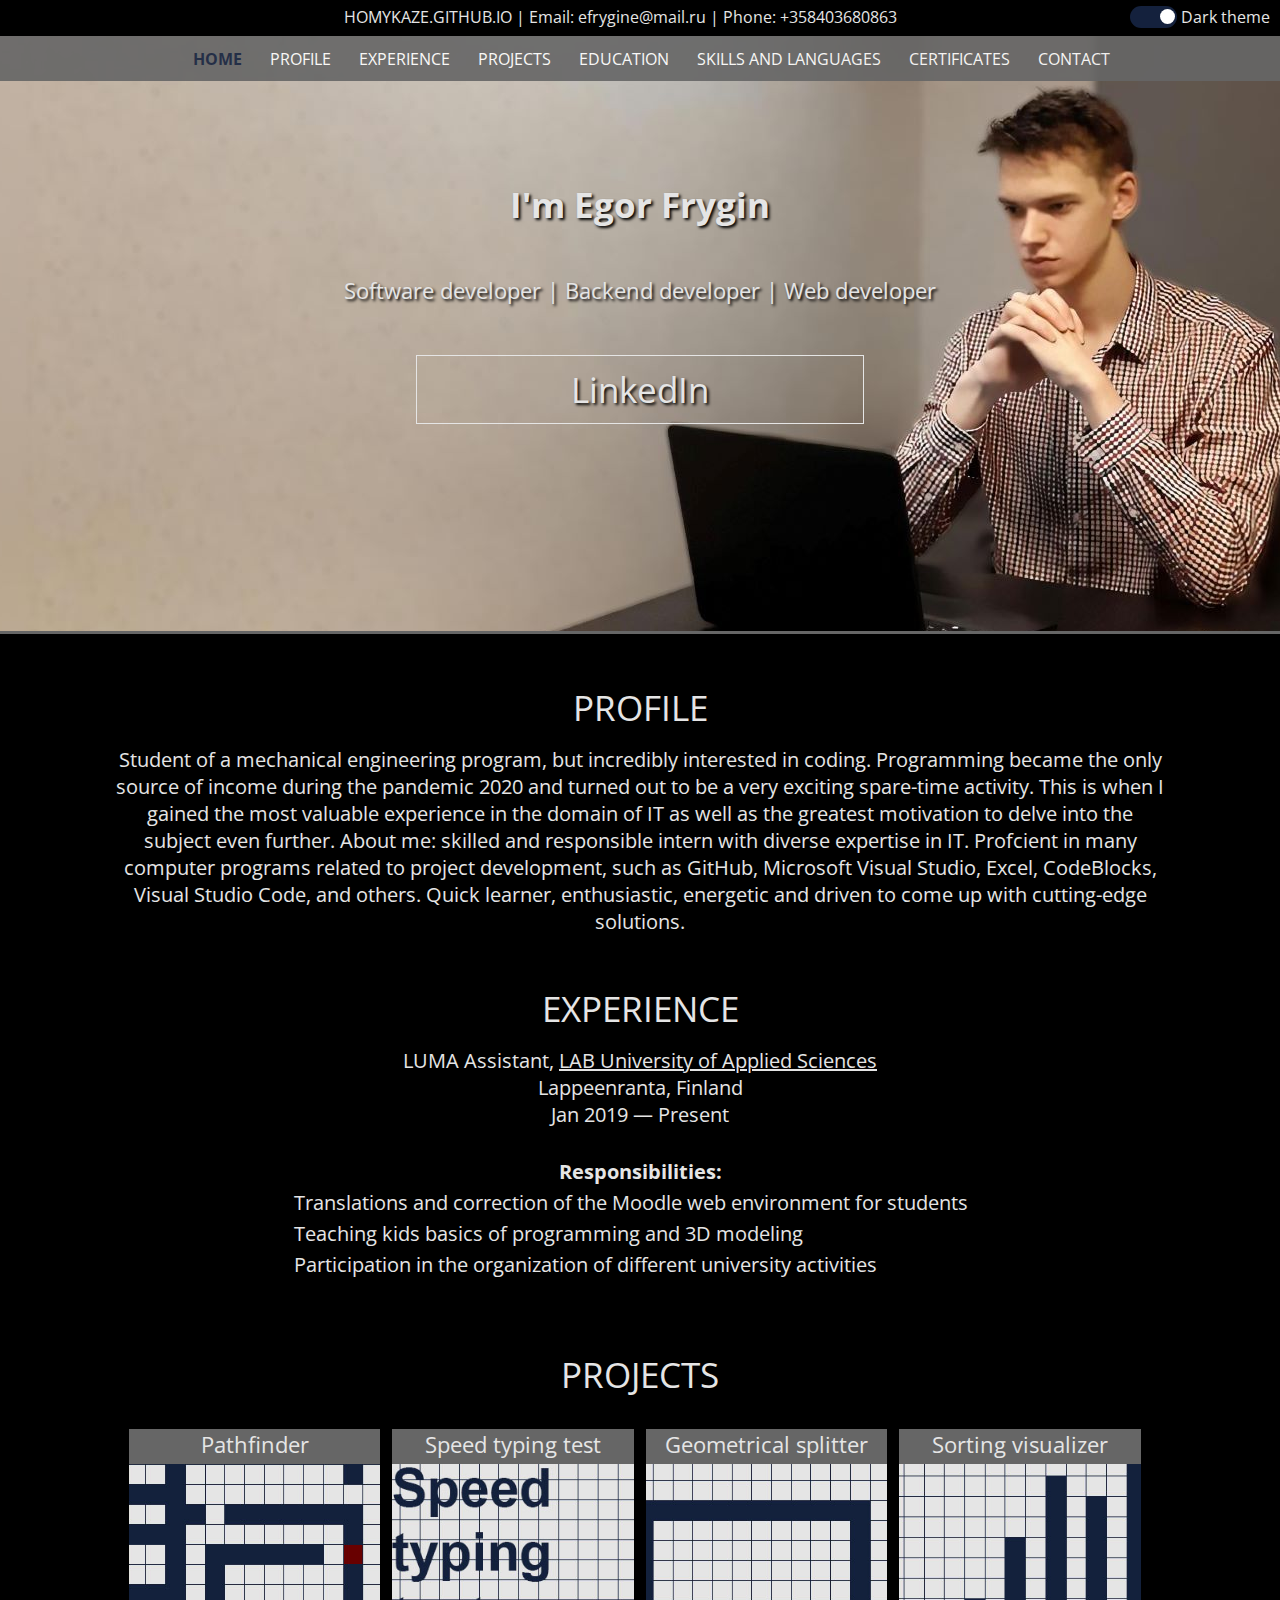
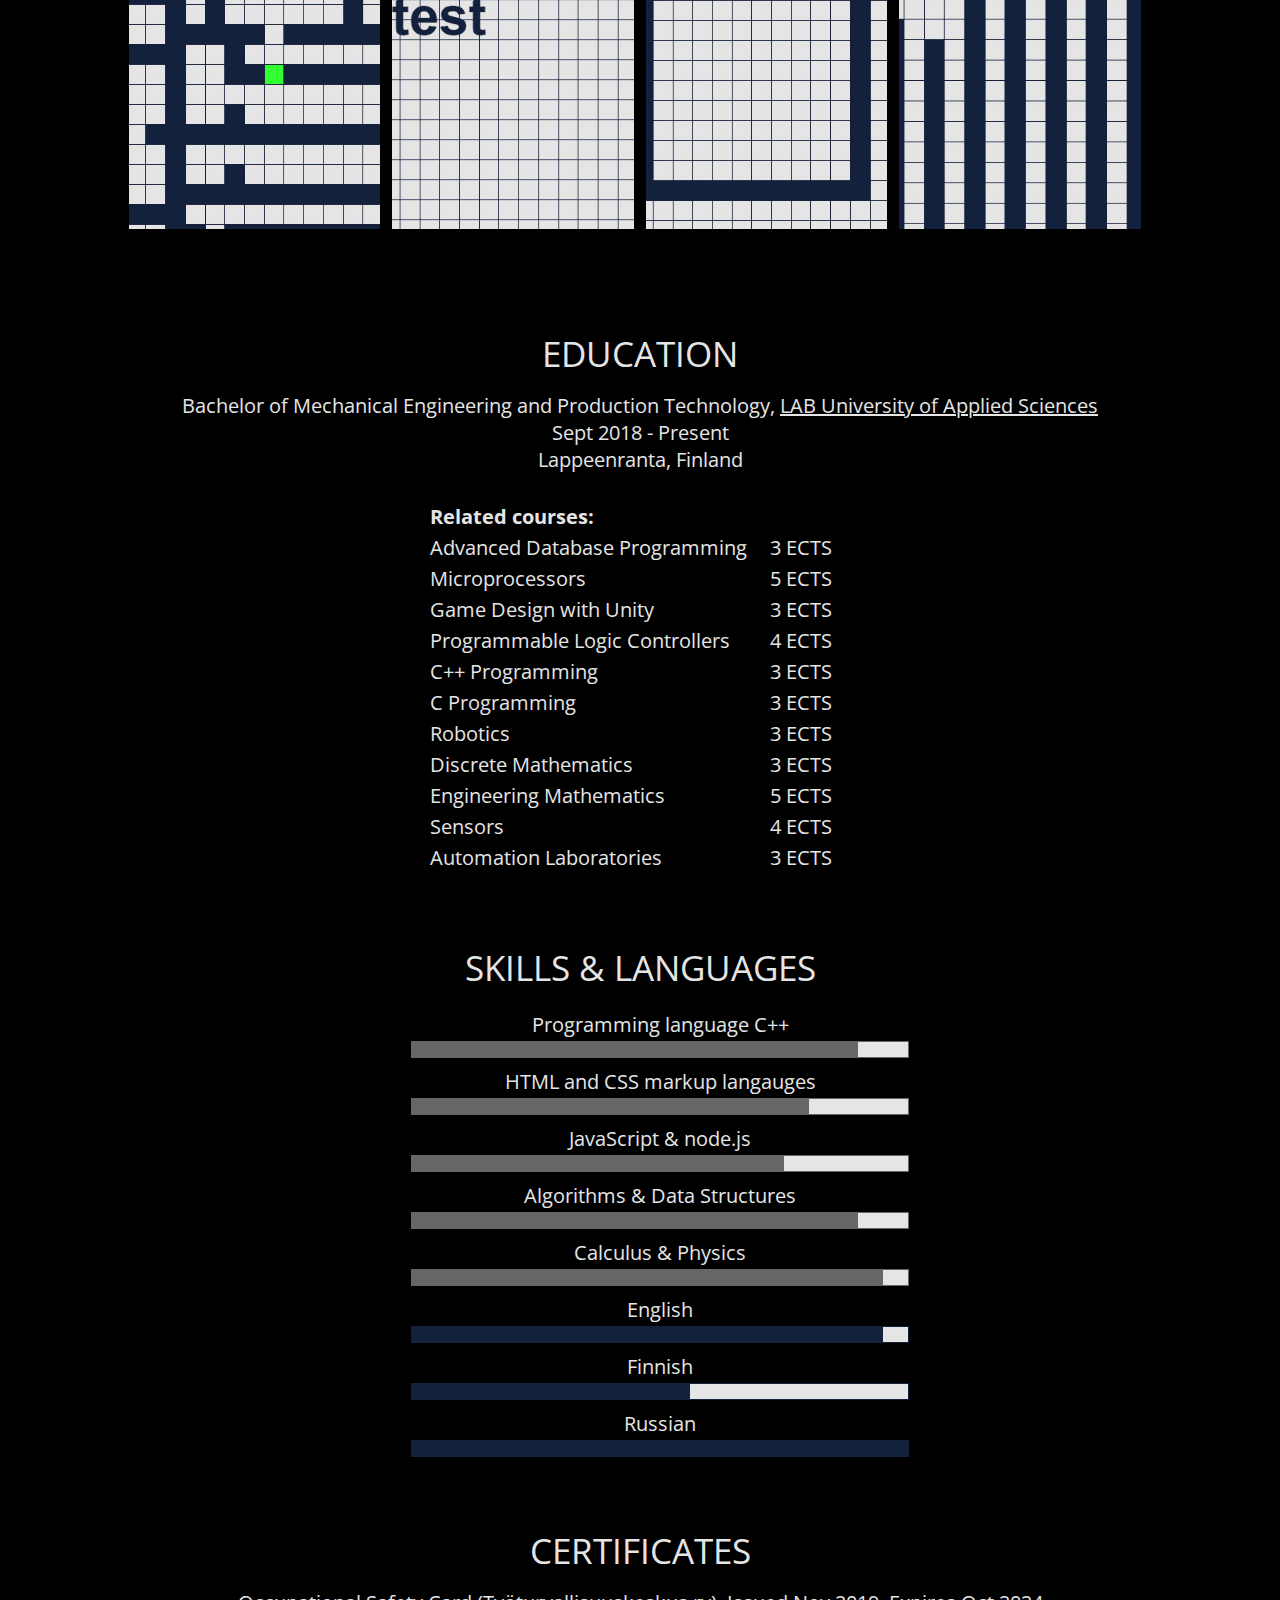
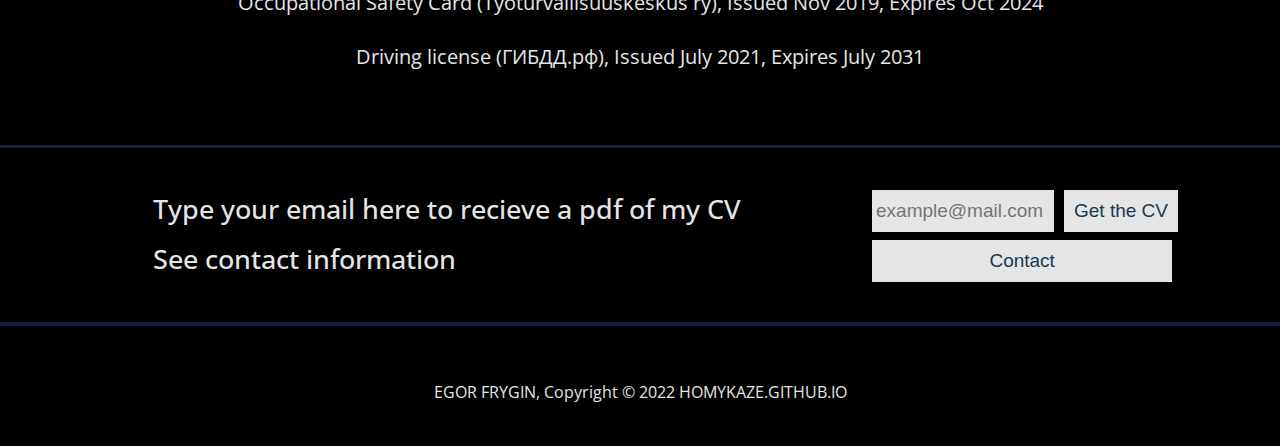
<file: index.html>
<!DOCTYPE html>
<html>

	<head>
		<title>Egor Frygin | Full Stack Developer</title>
		<link rel="stylesheet" type="text/css" href="CSS/styles.css">
		<link rel="shortcut icon" type="image/png" href="Images/logo.jpg">
		<link href="https://fonts.googleapis.com/css?family=Open+Sans&display=swap" rel="stylesheet">
		<meta charset="utf-8">
		<meta name = "viewport" content = "width=device-width">
		<meta name = "description" content = "Software developer">
		<meta name = "author" content = "Egor Frygin">
		<meta name = "keywords" content = "Software developer, Web developer, Software Engineer, Mechanical Engineer, Egor Frygin, Efrygin">
	</head>

<body id="change_theme_body" class = "bodydark">

<!--same on each page-->
		<section class = "preheader">
			HOMYKAZE.GITHUB.IO | <span class = "contact1" onclick = "on()">Email: efrygine@mail.ru | Phone: +358403680863</span>
			<div class = "theme">
				<label class="switch">
					<input type="checkbox" checked onclick = "switch_theme()">
					<span class="slider round"></span>
				</label>
				Dark theme
			</div>
		</section>
		<div class = "imaging">
			<header>
				<div class = "heading">
					<nav>
						<ul>
							<li><a href="index.html"><span class = "current">Home</span></a></li>
							<li><a href="#profile">Profile</a></li>
							<li><a href="#experience">Experience</a></li>
							<li><a href="#projects">Projects</a></li>
							<li><a href="#education">Education</a></li>
                            <li><a href="#skills">Skills and Languages</a></li>
                            <li><a href="#certificates">Certificates</a></li>
							<li><a href="#contact">Contact</a></li>
						</ul>
					</nav>
			</header>
<!--same on each page-->

			<section class = "showcase">
				<div class = "container">
					<h1>I'm Egor Frygin</h1>
					<p>
						Software developer | Backend developer | Web developer
					</p>
					<div class = "linkedin"><a class = "lab" href = "https://www.linkedin.com/in/egor-frygin-a8324817a" target="_blank">LinkedIn</a></div>
				</div>
			</section>
		</div>

<!--PROFESSIONAL-->
        <section class = "start" id="profile">
            <p class = "big" id="change_theme_big">PROFILE</p>
            <p id="change_theme_small" class = "small">
                Student of a mechanical engineering program, but incredibly interested in coding. 
                Programming became the only source of income during the pandemic 2020 and turned out to be a very exciting spare-time activity.
                This is when I gained the most valuable experience in the domain of IT as well as the greatest motivation 
                to delve into the subject even further. About me:
                skilled and responsible intern with diverse expertise in IT. Profcient
                in many computer programs related to project development, such
                as GitHub, Microsoft Visual Studio, Excel, CodeBlocks, Visual Studio Code, and others.
                Quick learner, enthusiastic, energetic and driven to come up with
                cutting-edge solutions.
            </p>
        </section>
<!--PROFESSIONAL-->

<!--EXPERIENCE-->
<section class = "experience" id="experience">
		<p class = "big" id="change_theme_big_exp">EXPERIENCE</p>
        <p id="change_theme_small_exp" class = "small">
                LUMA Assistant, <a href = "https://www.lab.fi/en" target="_blank">LAB University of Applied Sciences</a> <br>
                Lappeenranta, Finland <br>
				Jan 2019 — Present <br>
				<br>
				<table class = "expert" id="change_theme_work">
                <th class = "responsibilities">Responsibilities:</th>
					<tr>
						<td>Translations and correction of the Moodle web environment for students</td>
					</td>
					<tr>
						<td>Teaching kids basics of programming and 3D modeling</td>
					</td>
					<tr>
						<td>Participation in the organization of different university activities</td>
					</td>
				</table>
        </p>
    </section>
<!--EXPERIENCE-->

<!--PROJECTS-->
<section id = "projects">
        <p class = "big" id="change_theme_big_pro">PROJECTS</p>
</section>

		<section class = "boxes">
				<div class = "first">
					<abbr title="Implementation of a pathfinding algorithm with several features with JavaScript">
						<a href = "project1.html">
							<div class = "inner-first">
								<p>Pathfinder</p>
							</div>
						</a>
					</abbr>
				</div>	
			<div class = "second">
				<abbr title="Check how fast you are at typing">
					<a href = "project2.html">
						<div class = "inner-second">
							<p>Speed typing test</p>
						</div>
					</a>
				</abbr>
			</div>
			<div class = "third">
				<abbr title="">
					<a>
						<div class = "inner-third" onclick="alert('This project is currently unavailable')">
							<p>Geometrical splitter</p>
						</div>
					</a>
				</abbr>
			</div>
			<div class = "fourth">
				<abbr title="Sorting algorithms">
					<a href="https://moonlit-melba-02cf2d.netlify.app/">
						<div class = "inner-fourth">
							<p>Sorting visualizer</p>
						</div>
					</a>
				</abbr>
			</div>
		</section>
<!--PROJECTS-->
		
<!--EDUCATION-->
<section class = "start" id="education">
        <p id="change_theme_big_edu" class = "big">EDUCATION</p>
        <p id="change_theme_small_edu" class = "small">
                Bachelor of Mechanical Engineering and Production Technology, <a href = "https://www.lab.fi/en" target="_blank">LAB University of Applied Sciences</a> <br>
                Sept 2018 - Present <br>
				Lappeenranta, Finland <br>
				<br>
			<div>
				<table id="change_theme_courses" class = "courses">
					<tr>	
						<th>Related courses:</th>
					</tr>
					<tr>
						<td><abbr title="PostgreSQL query optimization">Advanced Database Programming</abbr></td>
						<td>3 ECTS</td>
					</tr>
					<tr>
						<td><abbr title="Architecture of Intel 8088, Assembly language programming">Microprocessors</abbr></td>
						<td>5 ECTS</td>
					</tr>
					<tr>
						<td><abbr title="Game development with Unity, C# scripting">Game Design with Unity</abbr></td>
						<td>3 ECTS</td>
					</tr>
					<tr>
						<td><abbr title="Digital design, low-level programming with binary signals, PLC programming">Programmable Logic Controllers</abbr></td>
						<td>4 ECTS</td>
					</tr>
					<tr>
						<td><abbr title="Syntax of C++ programming language from basics to object-oriented programming">C++ Programming</abbr></td>
						<td>3 ECTS</td>
					</tr>
					<tr>
						<td><abbr title="Syntax of C programming language">C Programming</abbr></td>
						<td>3 ECTS</td>
					</tr>
						<td><abbr title="Programming of a robotic arm for industrial purposes">Robotics</abbr></td>
						<td>3 ECTS</td>
					</tr>
					<tr>
						<td><abbr title="Graph theory, probability theory, set theory, logic, combinatorics, number theory">Discrete Mathematics</abbr></td>
						<td>3 ECTS</td>
					</tr>
					<tr>
						<td><abbr title="Derivation, integration, differential equations, 3D geometry, linear algebra, numerical analysis">Engineering Mathematics</abbr></td>
						<td>5 ECTS</td>
					</tr>
					<tr>
						<td><abbr title="Design of DC curcuits, implementation of boolean logic in DC curcuits">Sensors</abbr></td>
						<td>4 ECTS</td>
					</tr>
					<tr>
						<td><abbr title="Automation of basic electro-pneumatic systems with PLC">Automation Laboratories</abbr></td>
						<td>3 ECTS</td>
					</tr>
				</table>
			</div>
        </p>
    </section>
<!--EDUCATION-->

	<!--SKILLS-->
	<section class = "experience" id="skills">
		<p class = "big" id="change_theme_big_lan">SKILLS & LANGUAGES</p>
		<p>
				<ul>
					<li id="change_theme_small_lan1" class = "small">
						<abbr title="Object-oriented programming, Inheritance and polymorphism, STL, Debugging with CodeBlocks and Microsoft Visual Studio">Programming language C++</abbr>
					</li>
					<div class = "cpp">
						<div class = "cppin"></div>
					</div>
					<li id="change_theme_small_lan2" class = "small">
						<abbr title="Adaptive and responsive design">HTML and CSS markup langauges</abbr>
					</li>
					<div class = "markup">
							<div class = "markin"></div>
						</div>
					<li id="change_theme_small_lan3" class = "small">
						<abbr title="Basics of node.js, good command of JavaScript">JavaScript & node.js</abbr>
					</li>
					<div class = "js">
							<div class = "jsin"></div>
						</div>
					<li id="change_theme_small_lan4" class = "small">
						<abbr title="Recursion, sorting algorithms, searching algorithms, binary trees, vectors, linked lists, maps">Algorithms & Data Structures</abbr>
					</li>
					<div class = "algs">
							<div class = "algsin"></div>
						</div>
					<li id="change_theme_small_lan5" class = "small">
						<abbr title="Integration, derivation, differential equations, linear algebra, electrodynamics, mechanics, pneumatics, hydraulics, thermodynamics">Calculus & Physics</abbr>
					</li>
					<div class = "maths">
							<div class = "mathsin"></div>
						</div>
					<li id="change_theme_small_lan6" class = "small">
						<abbr title="Advanced">English</abbr>
					</li>
					<div class = "eng">
							<div class = "engin"></div>
						</div>
					<li id="change_theme_small_lan7" class = "small">
						<abbr title="Decent">Finnish</abbr>
					</li>
					<div class = "fin">
							<div class = "finin"></div>
						</div>
					<li id="change_theme_small_lan8" class = "small">
						<abbr title="Native">Russian</abbr>
					</li>
					<div class = "ru">
							<div class = "ruin"></div>
						</div>
				</ul>
		</p>
	</section>
	<!--SKILLS-->

	<!--CERTIFICATES-->
	<section class = "us" id="certificates">
			<p class = "big" id="change_theme_big_cer">CERTIFICATES</p>
			<p id="change_theme_small_cer1" class = "small">
				Occupational Safety Card (Työturvallisuuskeskus ry), Issued Nov 2019, Expires Oct 2024
			</p>
			<p id="change_theme_small_cer2" class = "small">
				<br>
				Driving license (ГИБДД.рф), Issued July 2021, Expires July 2031
			</p>
	</section>
	<!--CERTIFICATES-->


	<section class = "emailform" id = "contact">
		<div class = "inner-box">
			<h1>Type your email here to recieve a pdf of my CV</h1>
			<form class = "form1" method="get" target="_blank" action="CV_soft.pdf">
				<input type="email" name="email" placeholder = "example@mail.com" class = "email1" required>
				<button type = "submit" class = "button1">Get the CV</button>
			</form>
			<div class = "lowerside">
				<h1>See contact information</h1>
				<form class = "form1" onclick = "on()">
					<button type = "button" class = "button2">Contact</button>
				</form>
			</div>
		</div>
	</section>
	
	<footer>
		<div class = "inner-footer">
			<p>EGOR FRYGIN, Copyright &copy; 2022 HOMYKAZE.GITHUB.IO</p>
		</div>
	</footer>
	
	<!--Overlaying window onclick="on()"-->	
	<div id = "overlay" onclick = "off()">
		<div id = "text">
			<p>Call to: <a href = "tel:+358403680863">+358403680863</a></p>
			<p>Email to: <a href = "mailto:efrygine@mail.ru">efrygine@mail.ru</a></p>
		</div>
	</div>

	<script>
		let dark_theme = true;

		function on() {
			document.getElementById("overlay").style.display = "block";
		}

		function off() {
			document.getElementById("overlay").style.display = "none";
		}
		//Overlaying window 

		//Theme switch
		function switch_theme(){
			if (dark_theme == true)
			{
				document.getElementById('change_theme_body').className = 'bodylight';
				document.getElementById('change_theme_big').className = 'big_light';
				document.getElementById('change_theme_small').className = 'small_light';
				document.getElementById('change_theme_big_exp').className = 'big_light';
				document.getElementById('change_theme_small_exp').className = 'small_light';
				document.getElementById('change_theme_big_pro').className = 'big_light';
				document.getElementById('change_theme_big_edu').className = 'big_light';
				document.getElementById('change_theme_small_edu').className = 'small_light';
				document.getElementById('change_theme_courses').className = 'courses_light';
				document.getElementById('change_theme_big_lan').className = 'big_light';
				document.getElementById('change_theme_small_lan1').className = 'small_light';
				document.getElementById('change_theme_small_lan2').className = 'small_light';
				document.getElementById('change_theme_small_lan3').className = 'small_light';
				document.getElementById('change_theme_small_lan4').className = 'small_light';
				document.getElementById('change_theme_small_lan5').className = 'small_light';
				document.getElementById('change_theme_small_lan6').className = 'small_light';
				document.getElementById('change_theme_small_lan7').className = 'small_light';
				document.getElementById('change_theme_small_lan8').className = 'small_light';
				document.getElementById('change_theme_big_cer').className = 'big_light';
				document.getElementById('change_theme_small_cer1').className = 'small_light';
				document.getElementById('change_theme_small_cer2').className = 'small_light';
				document.getElementById('change_theme_work').className = 'expert_light';
				dark_theme = false;
			}
			else
			{
				document.getElementById('change_theme_body').className = 'bodydark';
				document.getElementById('change_theme_big').className = 'big';
				document.getElementById('change_theme_small').className = 'small';
				document.getElementById('change_theme_big_exp').className = 'big';
				document.getElementById('change_theme_small_exp').className = 'small';
				document.getElementById('change_theme_big_pro').className = 'big';
				document.getElementById('change_theme_big_edu').className = 'big';
				document.getElementById('change_theme_small_edu').className = 'small';
				document.getElementById('change_theme_courses').className = 'courses';
				document.getElementById('change_theme_big_lan').className = 'big';
				document.getElementById('change_theme_small_lan1').className = 'small';
				document.getElementById('change_theme_small_lan2').className = 'small';
				document.getElementById('change_theme_small_lan3').className = 'small';
				document.getElementById('change_theme_small_lan4').className = 'small';
				document.getElementById('change_theme_small_lan5').className = 'small';
				document.getElementById('change_theme_small_lan6').className = 'small';
				document.getElementById('change_theme_small_lan7').className = 'small';
				document.getElementById('change_theme_small_lan8').className = 'small';
				document.getElementById('change_theme_big_cer').className = 'big';
				document.getElementById('change_theme_small_cer1').className = 'small';
				document.getElementById('change_theme_small_cer2').className = 'small';
				document.getElementById('change_theme_work').className = 'expert';
				dark_theme = true;
			}
		}
	</script>
		
</body>

</html>
</file>
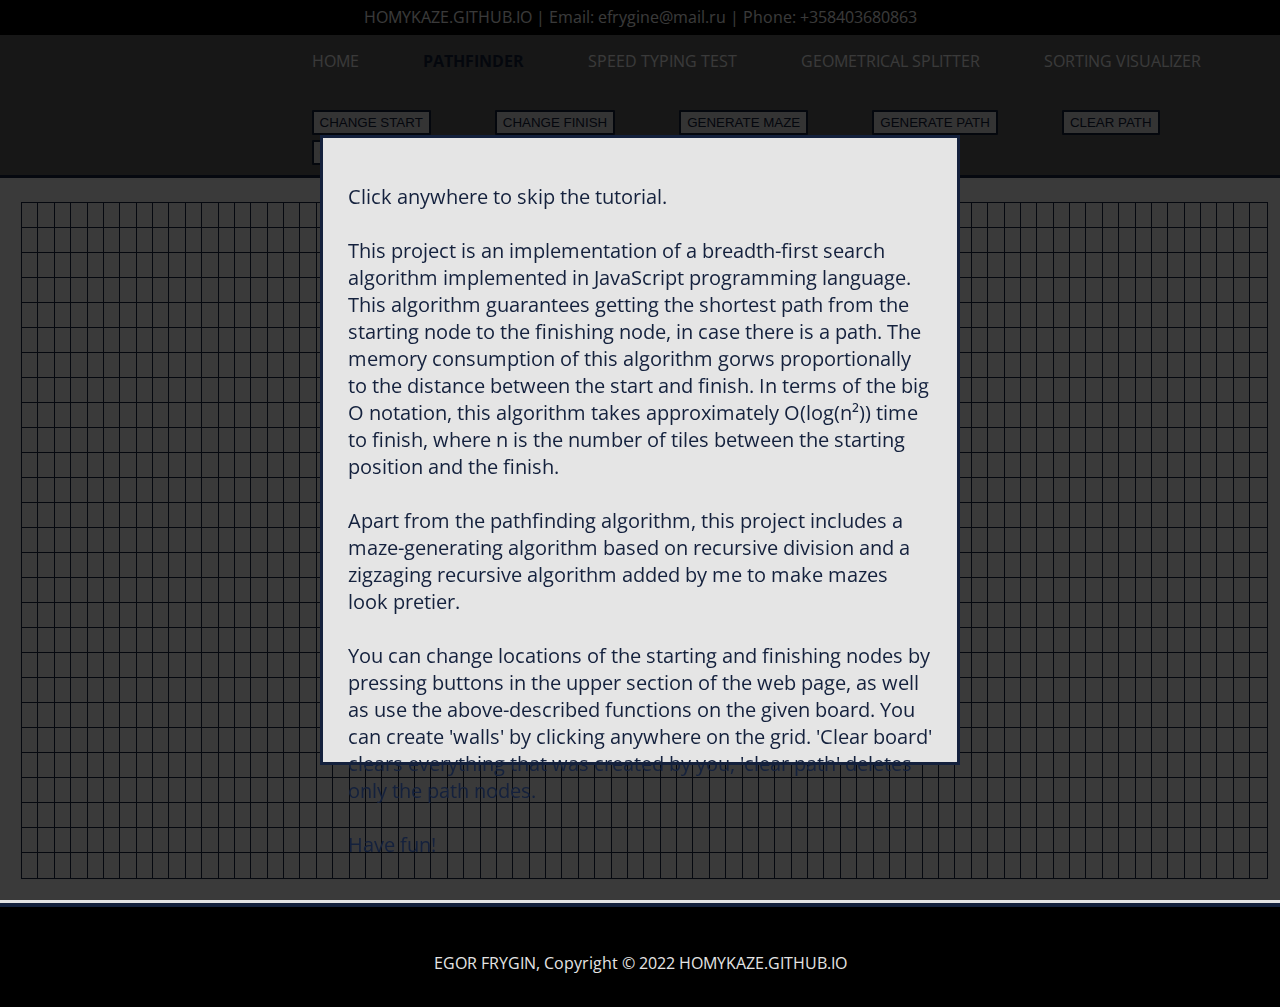
<file: project1.html>
<!DOCTYPE html>
<html>

	<head>
		<title>Pathfinding project</title>
		<link rel="stylesheet" type="text/css" href="CSS/styles1.css">
		<link rel="shortcut icon" type="image/png" href="Images/logo.jpg">
		<link href="https://fonts.googleapis.com/css?family=Open+Sans&display=swap" rel="stylesheet">
		<meta charset="utf-8">
		<meta name = "viewport" content = "width=device-width">
		<meta name = "description" content = "Software developer">
		<meta name = "author" content = "Egor Frygin">
		<meta name = "keywords" content = "Software developer, Web developer, Software Engineer, Mechanical Engineer, Egor Frygin, Efrygin">
	</head>

<body>

<!--same on each page-->
		<section class = "preheader">
			HOMYKAZE.GITHUB.IO | <span class = "contact1" onclick = "on()">Email: efrygine@mail.ru | Phone: +358403680863</span>
		</section>
		<div class = "imaging">
			<header>
				<div class = "heading">
					<nav>
						<ul class = "links">
							<li><a href="index.html">Home</a></li>
							<li><a href="#"><span class = "current">Pathfinder</span></a></li>
							<li><a href="project2.html">Speed typing test</a></li>
							<li><a href="#" onclick="alert('This project is currently unavailable')">Geometrical splitter</a></li>
							<li><a href="https://moonlit-melba-02cf2d.netlify.app/">Sorting visualizer</a></li>
						</ul>
					</nav>
            </header>
            <header>
				<div class = "heading">
					<nav>
						<ul class = "buttons">
							<li><button class = "startbutton" onclick = "changestart()">Change start</button></li>
							<li><button class = "finishbutton" onclick = "changefinish()">Change finish</button></li>
							<li><button class = "mazebutton" onclick = "generatemaze()">Generate maze</button></li>
							<li><button class = "pathbutton" onclick = "generatepath()">Generate path</button></li>
							<li><button class = "clearbutton" onclick = "clearpath()">Clear path</button></li>
							<li><button class = "clearbutton" onclick = "clearboard()">Clear board</button></li>							
						</ul>
					</nav>
            </header>
        </div>
<!--same on each page-->

<!--tiles-->
		<section id = "gridarea">
			<div class = "scripting-area">
				<table id = "output">
					<script type="text/javascript" src = "JS/Pathfinder/pathfinder.js" defer></script>
				</table>
			</div>
		</section>
<!--tiles-->
	
		<footer>
			<div class = "inner-footer">
				<p>EGOR FRYGIN, Copyright &copy; 2022 HOMYKAZE.GITHUB.IO</p>
			</div>
        </footer>

		<!--Overlaying windows-->	
		<div id = "overlay" onclick = "off()">
			<div id = "text">
				<p>Call to: <a href = "tel:+358403680863">+358403680863</a></p>
				<p>Email to: <a href = "mailto:efrygine@mail.ru">efrygine@mail.ru</a></p>
			</div>
		</div>

		<div id = "introduction" onclick = "off()">
			<div id = "textintro">
				<p> Click anywhere to skip the tutorial. <br> <br>
					This project is an implementation of a breadth-first search algorithm implemented in JavaScript programming language. 
					This algorithm guarantees getting the shortest path from the starting node to the finishing node, in case there is a path. 
					The memory consumption of this algorithm gorws
					proportionally to the distance between the start and finish. 
					In terms of the big O notation, this algorithm takes approximately O(log(n²)) time to finish, 
					where n is the number of tiles between the starting position and the finish. <br> <br>
					Apart from the pathfinding algorithm, this project includes a maze-generating algorithm based on recursive
					division and a zigzaging recursive algorithm added by me to make mazes look pretier. <br> <br>
					You can change locations of the starting and finishing nodes by pressing buttons in the upper section 
					of the web page, as well as use the above-described functions on the given board. You can create
					'walls' by clicking anywhere on the grid. 'Clear board' clears everything that was created by you, 
					'clear path' deletes only the path nodes. <br> <br>
					Have fun!
				</p>
			</div>
		</div>
	
		<script>
			function on() {
				document.getElementById("overlay").style.display = "block";
			}

			function off() {
				document.getElementById("overlay").style.display = "none";
				document.getElementById("introduction").style.display = "none";
			}
		</script>
		<!--Overlaying windows-->
	</body>

</html>
</file>
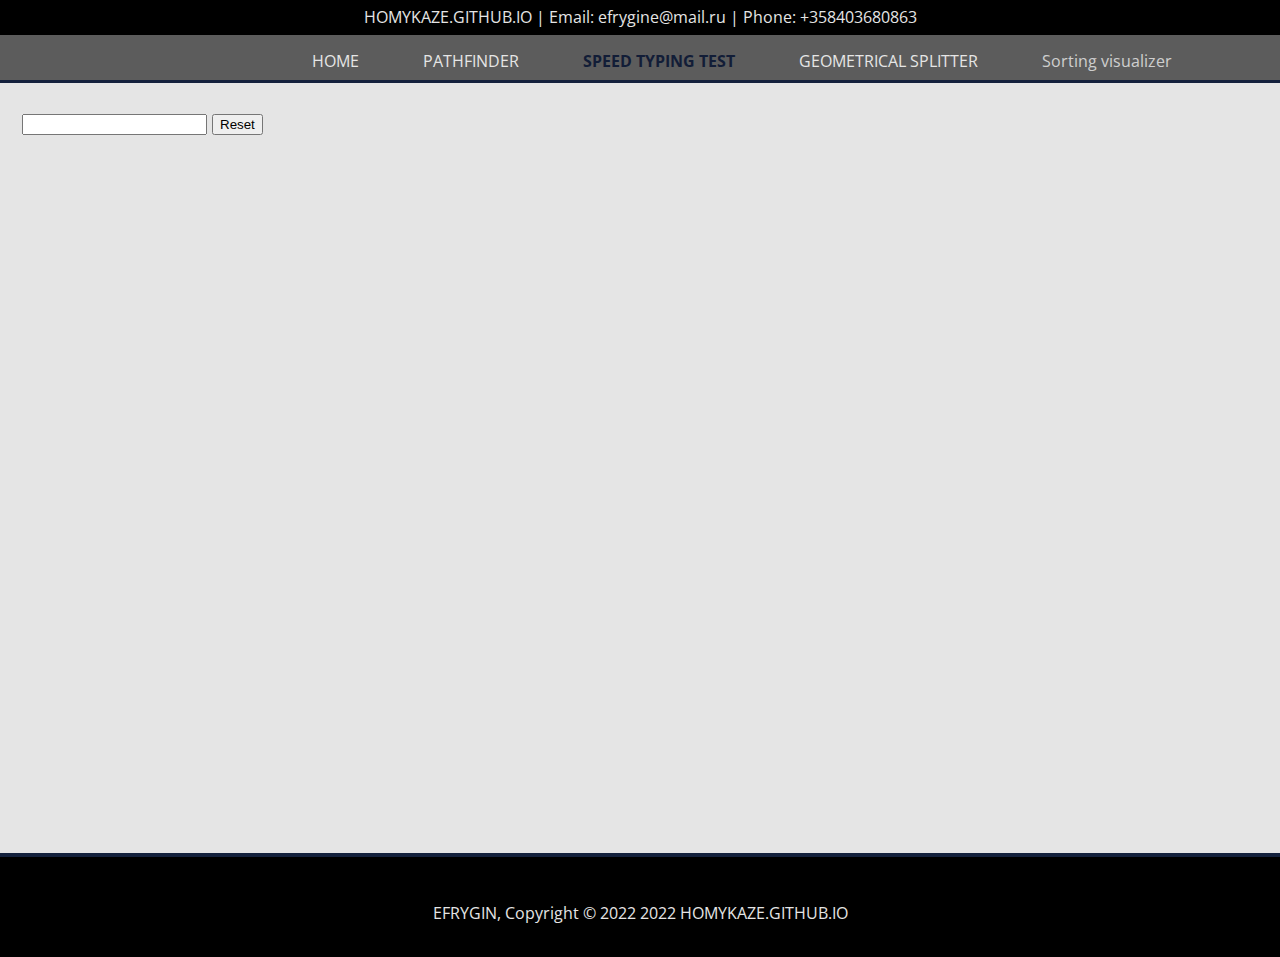
<file: project2.html>
<!DOCTYPE html>
<html>

	<head>
		<title>Speed typing test</title>
		<link rel="stylesheet" type="text/css" href="CSS/styles2.css">
		<link rel="shortcut icon" type="image/png" href="Images/logo.jpg">
		<link href="https://fonts.googleapis.com/css?family=Open+Sans&display=swap" rel="stylesheet">
		<meta charset="utf-8">
		<meta name = "viewport" content = "width=device-width">
		<meta name = "description" content = "Software developer">
		<meta name = "author" content = "Egor Frygin">
		<meta name = "keywords" content = "Software developer, Web developer, Software Engineer, Mechanical Engineer, Egor Frygin, Efrygin">
	</head>

<body>

<!--same on each page-->
		<section class = "preheader">
			HOMYKAZE.GITHUB.IO | <span class = "contact1" onclick = "on()">Email: efrygine@mail.ru | Phone: +358403680863</span>
		</section>
		<div class = "imaging">
			<header>
				<div class = "heading">
					<nav>
						<ul class = "links">
							<li><a href="index.html">Home</a></li>
							<li><a href="project1.html">Pathfinder</span></a></li>
							<li><a href="#"><span class = "current">Speed typing test</span></a></li>
							<li><a href="#" onclick="alert('This project is currently unavailable')">Geometrical splitter</a></li>
							<li><a href="https://moonlit-melba-02cf2d.netlify.app/"></a>Sorting visualizer</a></li>
						</ul>
					</nav>
            </header>
        </div>
<!--same on each page-->

<!--tiles-->
		<section id = "typingarea">
			<div class="container">
				<input type="text" id = "userInput">
				<button id = "reset">Reset</button>
			</div>
			<div class="container">
				<div id = "output">
					<div id = "outputWords"></div>
				</div>
			</div>
			<div class="container">
				<div id = "score" class = "default">0</div>
				<div id = "timer">60.00</div>
				<div id = "result" class = "invisible"></div>
			</div>
		</section>
<!--tiles-->
	
		<footer>
			<div class = "inner-footer">
				<p>EFRYGIN, Copyright &copy; 2022 2022 HOMYKAZE.GITHUB.IO</p>
			</div>
        </footer>

		<!--Overlaying windows-->	
		<div id = "overlay" onclick = "off()">
			<div id = "text">
				<p>Call to: <a href = "tel:+358403680863">+358403680863</a></p>
				<p>Email to: <a href = "mailto:efrygine@mail.ru">efrygine@mail.ru</a></p>
			</div>
		</div>

		<!--<div id = "introduction" onclick = "off()">
			<div id = "textintro">
				<p> Click anywhere to skip the tutorial. <br> <br>
					This project is a speed typing test implemented in JavaScript programming language.
					In terms of the big O notation, this algorithm takes O(log(n²)) time to finish. <br> <br>
					Apart from the pathfinding algorithm, this project includes a maze-generating algorithm based on recursive
					division and a zigzaging recursive algorithm added by me to make mazes look pretier. <br> <br>
					You can change locations of the starting and finishing nodes by pressing buttons in the upper section 
					of the web page, as well as use the above-described functions on the given board. You can create
					'walls' by clicking anywhere on the grid. 'Clear board' clears everything that was created by you, 
					'clear path' deletes only the path nodes. <br> <br>
					Have fun!
				</p>
			</div>
		</div>-->	
		
		<script type="text/javascript" src = "JS/Typingtest/typingtest.js" defer></script>
		<!--Overlaying windows-->
	</body>

</html>
</file>
<file: CSS/styles.css>
/*Global*//*Global*//*Global*//*Global*//*Global*//*Global*//*Global*//*Global*/
html{
	margin: 0;
	padding: 0;
	scroll-behavior: smooth;
	font-size: 20px;
	color: #E5E5E5;/*#14213D*/
}

.bodydark{
	font-family: 'Open Sans', Arial;
	padding: 0;
	margin: 0;
	background-color: #000000;
	transition: 0.2s all;
}

.bodylight{
	font-family: 'Open Sans', Arial;
	padding: 0;
	margin: 0;
	background-color: #E5E5E5;
	transition: 0.2s all;
}

abbr{
	text-decoration: none;
	cursor: pointer;
}

table{
	margin-left: auto;
	margin-right: auto;
}

th{
	text-align: left;
}

td{
	padding-right: 20px;
}

abbr{
	cursor: text;
}

a{
	cursor: pointer;
}

/* width */
::-webkit-scrollbar {
	width: 15px;
  }
  
  /* Track */
  ::-webkit-scrollbar-track {
	background: #666666; 
  }
   
  /* Handle */
  ::-webkit-scrollbar-thumb {
	background: #000000; 
	border-radius: 10px;
  }
  
  /* Handle on hover */
  ::-webkit-scrollbar-thumb:hover {
	background: #14213D;
  }
/*Global*//*Global*//*Global*//*Global*//*Global*//*Global*//*Global*//*Global*/

/*Upper-header*//*Upper-header*//*Upper-header*//*Upper-header*//*Upper-header*//*Upper-header*/
.preheader{
	background-color: #000000;
	color: #E5E5E5;
	min-height: 30px;
	font-size: 16px;
	text-align: center;
	padding: 6px 0 0 110px;
}

.contact1{
	cursor: pointer;
}

/*switch*/
.theme{
	float:right;
	margin-right:10px;
}

.switch {
	position: relative;
	display: inline-block;
	width: 47px;
	height: 22px;
}

.switch input { 
	opacity: 0;
	width: 0;
	height: 0;
}

.slider {
	position: absolute;
	cursor: pointer;
	top: 0;
	left: 0;
	right: 0;
	bottom: 0;
	background-color: #666666;
	-webkit-transition: .4s;
	transition: .4s;
}

.slider:before {
	position: absolute;
	content: "";
	height: 15px;
	width: 15px;
	left: 4px;
	bottom: 4px;
	background-color: white;
	-webkit-transition: .4s;
	transition: .4s;
}

input:checked + .slider {
	background-color: #14213D;
}

input:focus + .slider {
	box-shadow: 0 0 1px #14213D;	
}

input:checked + .slider:before {
	-webkit-transform: translateX(26px);
	-ms-transform: translateX(26px);
	transform: translateX(26px);
}

/* Rounded sliders */
.slider.round {
	border-radius: 34px;
}

.slider.round:before {
	border-radius: 50%;
}
/*switch*/
/*Upper-header*//*Upper-header*//*Upper-header*//*Upper-header*//*Upper-header*//*Upper-header*/

/*MAIN PAGE*//*MAIN PAGE*//*MAIN PAGE*//*MAIN PAGE*//*MAIN PAGE*//*MAIN PAGE*//*MAIN PAGE*//*MAIN PAGE*//*MAIN PAGE*//*MAIN PAGE*/
/*MAIN PAGE*//*MAIN PAGE*//*MAIN PAGE*//*MAIN PAGE*//*MAIN PAGE*//*MAIN PAGE*//*MAIN PAGE*//*MAIN PAGE*//*MAIN PAGE*//*MAIN PAGE*/
/*MAIN PAGE*//*MAIN PAGE*//*MAIN PAGE*//*MAIN PAGE*//*MAIN PAGE*//*MAIN PAGE*//*MAIN PAGE*//*MAIN PAGE*//*MAIN PAGE*//*MAIN PAGE*/
/*Main header*//*Main header*//*Main header*//*Main header*//*Main header*//*Main header*/
header{
	opacity:0.9;
	background-color:#666666;
	min-height: 45px;
}

.current{
	color:#14213D;
	font-weight: bold;
}

header ul{
	margin:0;
}

.heading a{
	color:#ffffff;
	text-decoration: none;
	text-transform: uppercase;
}

.heading ul{
	
	padding:12px 15px 0 19%;
	font-size: 16px;
}

.heading li{
	float:left;
	display: inline;
	margin: 0 26px 0 26px;
}

.heading h1{
	margin:0;
}

.imaging{
	width:100%;
	background: url('../Images/profilenicefhd.jpg') 0 -115px;
	border-bottom: solid 3px #666666;
}

.container{
	margin-top:50px;
}
/*Main header*//*Main header*//*Main header*//*Main header*//*Main header*/


/*Showcase*//*Showcase*//*Showcase*//*Showcase*//*Showcase*//*Showcase*/
.showcase{
	height:500px;
}

.showcase h1{
	margin:0;
	padding:50px 0 0 0;
	font-size:35px;
	text-shadow: 2px 2px 3px #000000;
	text-align:center;
	color: #E5E5E5;
}

.showcase p{
	font-size:22px;
	text-align:center;
	text-shadow: 2px 2px 3px #000000;
	padding:25px 0 0 0;
	color: #E5E5E5;
}

.showcase a{
	color: #000000;
	text-decoration: none;
}

.linkedin{
	margin-top:50px;
	margin-left: auto;
	margin-right: auto;
	padding:10px;
	font-size:35px;
	text-align:center;
	border: 1px solid #E5E5E5;
	text-shadow: 2px 2px 3px #000000;
	width:22.5%;
	transition: 0.2s all;
}

.linkedin a{
	color: #E5E5E5;
}

.linkedin:hover{
	opacity: 0.9;
	color: #14213D;
	border: 1px solid #14213D;
	cursor:pointer;
}
/*Showcase*//*Showcase*//*Showcase*//*Showcase*//*Showcase*//*Showcase*/

/*Overlaying effects*/
#overlay {
  position: fixed;
  display: none;
  width: 100%;
  height: 100%;
  top: 0;
  left: 0;
  right: 0;
  bottom: 0;
  background-color: rgba(0,0,0,0.75);
  z-index: 2;
  cursor: pointer;
}

#text{
  position: absolute;
  top: 50%;
  left: 50%;
  font-size: 30px;
  color: white;
  transform: translate(-50%,-50%);
  -ms-transform: translate(-50%,-50%);
}

#text a{
	color:#FCA311;;
}
/*Overlaying effects*/


/*4 boxes*//*4 boxes*//*4 boxes*//*4 boxes*//*4 boxes*//*4 boxes*//*4 boxes*/
.boxes{
	text-align:center;
	margin:30px 0 175px 0;
	width:85%;
	padding:0 0 0 15%;
	min-height:350px;
}

.boxes a{
	text-decoration: none;
}

.first, .second, .third, .fourth{
	width: 20%;
	float: left;
}

.inner-first{
	height:500px;
	background: url('../Images/pathfind.jpg') -23px -25px;
	background-repeat: no-repeat;
 	cursor:pointer;
 	transition: 0.3s all;
	border: 1px #000000 solid;
}

.inner-first p{
	background-color: #666666;
	color: #E5E5E5;
	min-height:35px;
	margin:0;
	font-size:22px;
}

.inner-second{
	height:500px;
	background: url('../Images/typing1.jpg') -50px 0;
	background-repeat: no-repeat;
 	margin:0 0 0 10px;
 	cursor:pointer;
 	transition: 0.3s all;
	border: 1px #000000 solid;
}

.inner-second p{
	background-color: #666666;
	color: #E5E5E5;
	min-height:35px;
	margin:0;
	font-size:22px;
}

.inner-third{
	height:500px;
	background: url('../Images/complete.jpg') -98px 0;
	background-repeat: no-repeat;
 	margin:0 0 0 10px;
 	cursor:pointer;
 	transition: 0.3s all;
	border: 1px #000000 solid;
}

.inner-third p{
	background-color: #666666;
	color: #E5E5E5;
	min-height:35px;
	margin:0;
	font-size:22px;
	
}

.inner-fourth{
	min-height:500px;
	background: url('../Images/unsorted.jpg') -150px -50px;
	background-repeat: no-repeat;
 	margin:0 0 0 10px;
 	cursor:pointer;
 	transition: 0.3s all;
	border: 1px #000000 solid;
}

.inner-fourth p{
	background-color: #666666;
	color: #E5E5E5;
	min-height:35px;
	margin:0;
	font-size:22px;
}

.inner-first:hover{
	background: url('../Images/pathfound.jpg') -50px 0;
}

.inner-second:hover{
	background: url('../Images/typing2.jpg') -90px -10px;
}

.inner-third:hover{
	background: url('../Images/split.jpg') -98px -15px;
}

.inner-fourth:hover{
	background: url('../Images/sorted.jpg') -195px 25px;
}
/*4 boxes*//*4 boxes*//*4 boxes*//*4 boxes*//*4 boxes*//*4 boxes*//*4 boxes*//*4 boxes*/


/*text sections*//*text sections*//*text sections*//*text sections*//*text sections*/
/*experience*//*experience*//*experience*//*experience*//*experience*/
.big{
	margin:0 0 15px 0;
	padding:50px 0 0 0;
	font-size:35px;
	text-align:center;
	color: #E5E5E5;
	transition: 0.2s all;
}

.big_light{
	margin:0 0 15px 0;
	padding:50px 0 0 0;
	font-size:35px;
	text-align:center;
	color: #14213D;
	transition: 0.2s all;
}

.small{
	margin: 0 9% 0 9%;
	font-size:20px;
	color: #E5E5E5;
	text-align:center;
	transition: 0.2s all;
}

.small_light{
	margin: 0 9% 0 9%;
	font-size:20px;
	color: #14213D;
	text-align:center;
	transition: 0.2s all;
}

.small_light a{
	text-decoration: underline #14213D;
	color: #14213D;
}

.small a{
	text-decoration: underline #E5E5E5;
	color: #E5E5E5;
}

.experience ul{
	text-align:center;
	font-size:20px;
	color: #E5E5E5;;
}

.experience li{
	list-style-type: none;
	text-align:center;
}

.responsibilities{
	text-align: center;
}

.expert{
	color:#E5E5E5;
}

.expert_light{
	color:#14213D;
}

.courses{
	color:#E5E5E5;
}

.courses_light{
	color:#14213D;
}
/*experience*//*experience*//*experience*//*experience*//*experience*/

/*skills and languages*//*skills and languages*//*skills and languages*//*skills and languages*/
.cpp, .markup, .js, .algs, .maths{
	min-height: 15px;
	width: 33.333%;
	margin-top: 3px;
	margin-bottom: 10px;
	margin-left:auto;
	margin-right:auto;
	background: #E5E5E5;
	border: solid 1px #666666;
}

.eng, .fin, .ru{
	min-height: 15px;
	width: 33.333%;
	margin-top: 3px;
	margin-bottom: 10px;
	margin-left:auto;
	margin-right:auto;
	background: #E5E5E5;
	border: solid 1px #14213D;
}

.cppin, .markin, .jsin, .algsin, .mathsin{
	min-height: 15px;
	background: #666666;
}

.engin, .finin, .ruin{
	min-height: 15px;
	background: #14213D;
}

.cppin{
	width:90%;
}

.markin{
	width:80%;
}

.jsin{
	width:75%;
}

.algsin{
	width:90%;
}

.mathsin{
	width:95%;
}

.engin{
	width:95%;
}

.finin{
	width:56%;
}

.ruin{
	width:100%;
}
/*skills and languages*//*skills and languages*//*skills and languages*//*skills and languages*/
/*text sections*//*text sections*//*text sections*//*text sections*//*text sections*/

/*Links*/
.services2{
	text-align: center;
}

.services2 p{	
	color: #14213D;
	font-size: 20px; 
}

.services2 a{
	color: #FCA311;
	text-shadow: 1px 1px 2px #14213D;
}
/*Links*/


/*Newsletter box*//*Newsletter box*//*Newsletter box*//*Newsletter box*//*Newsletter box*/
.emailform{
	border-top: solid 3px #14213D;
	min-height: 70px;
	padding:0;
	margin:75px 0 0 0;
	position: relative;
  	background: #000000;
  	padding: 7px 0 7px 0;
}

.emailform h1{
	margin:0 0 0 8%;
}

.inner-box{
	padding-top:0;
	background: #000000;
 	color: #ffffff;
 	padding:3rem;
 	padding-top: 35px;
	min-height: 25px;
}

.inner-box h1{
	float:left;
	color: #E5E5E5;
	font-weight: 500;
	padding-top:3px;
	font-size:30px;
	padding:0;
}

.button1{
	float:left;
	border: 0;
	background-color: #E5E5E5;
	min-height:25px;
	padding:10px;
	font-size:19px;
	color:#173A51;
	margin-left:10px;
	transition: 0.2s all;
	outline:none;
}

.lowerside{
	margin: 50px 0 65px 0;
}

.button2{
	width: /*51.37%*/ 74.6%;
	float:left;
	border: 0;
	background-color: #E5E5E5;
	min-height:25px;
	padding:10px;
	font-size:19px;
	color:#173A51;
	transition: 0.2s all;
	outline:none;
}

.button1:hover{
	background-color:#14213D;
	cursor:pointer;
	color:#FCA311;
	transform: scale(0.99);
}

.button2:hover{
	background-color:#14213D;
	cursor:pointer;
	color:#FCA311;
	transform: scale(0.99);
}

.email1{
	float:left;
	height:36px;
	width: 50%;
	font-size:19px;
	background-color: #E5E5E5;
	border: #E5E5E5 2px solid;
	outline: none;
}

.form1{
	width:30%;
	float:right;
	padding-right:0;
}
/*Newsletter box*//*Newsletter box*//*Newsletter box*//*Newsletter box*//*Newsletter box*//*Newsletter box*/

/*Footer*//*Footer*//*Footer*//*Footer*//*Footer*//*Footer*//*Footer*//*Footer*/
footer{
	margin-top:0;
	background: #14213D;
	width:100%;
	text-align: center;
	min-height:120px;
	float:left;
	position:relative;
	padding-top:4px;
}

footer p{
	padding-top:55px;
	margin:0;
	color:#E5E5E5;
	font-size:16px;
}

.inner-footer{
	background: #000000;
	min-height:120px;
}
/*Footer*//*Footer*//*Footer*//*Footer*//*Footer*//*Footer*//*Footer*//*Footer*/
/*MAIN PAGE*//*MAIN PAGE*//*MAIN PAGE*//*MAIN PAGE*//*MAIN PAGE*//*MAIN PAGE*//*MAIN PAGE*//*MAIN PAGE*//*MAIN PAGE*//*MAIN PAGE*/
/*MAIN PAGE*//*MAIN PAGE*//*MAIN PAGE*//*MAIN PAGE*//*MAIN PAGE*//*MAIN PAGE*//*MAIN PAGE*//*MAIN PAGE*//*MAIN PAGE*//*MAIN PAGE*/
/*MAIN PAGE*//*MAIN PAGE*//*MAIN PAGE*//*MAIN PAGE*//*MAIN PAGE*//*MAIN PAGE*//*MAIN PAGE*//*MAIN PAGE*//*MAIN PAGE*//*MAIN PAGE*/


/*Media Queries*//*Media Queries*//*Media Queries*//*Media Queries*//*Media Queries*/
@media(max-width: 1600px)
{
	.heading ul{
		padding-left: 16%;
	}

	.heading li{
		margin: 0 15px 0 15px;
	}

	.imaging{
		background: url('../Images/profilenicefhd.jpg') -260px -135px;
	}

	.boxes{
		width:90%;
		padding:0 0 0 10%;
	}

	.first, .second, .third, .fourth{
		width: 22%;
		float: left;
	}

	.button2{
		width: 80.4%;
	}
}

@media(max-width: 1350px)
{
	.heading ul{
		padding-left: 14%;
	}

	.heading li{
		margin: 0 14px 0 14px;
	}

	.imaging{
		background: url('../Images/profilenicefhd.jpg') -350px -135px;
	}

	.linkedin{
		width:33.33%;
	}

	.boxes{
		min-height:250px;
	}

	.inner-first, .inner-second, .inner-third{
		background-size: 400px;
		height: 400px;
	}

	.inner-fourth{
		background: url('../Images/unsorted.jpg') -150px -50px;
		height:200px;
		background-size: 409px;
		background-repeat: no-repeat;
	}

	.inner-first:hover{
		background: url('../Images/pathfound.jpg') -50px 0;
		background-size: 440px;
		height: 400px;
	}
	
	.inner-second:hover{
		background: url('../Images/typing2.jpg') -90px -50px;
		background-size: 440px;
		height: 400px;
	}
	
	.inner-third:hover{
		background: url('../Images/split.jpg') -98px -15px;
		background-size: 440px;
		height: 400px;
	}

	.inner-fourth:hover{
		background: url('../Images/sorted.jpg') -160px -50px;
		height:200px;
		background-size: 409px;
		background-repeat: no-repeat;
	}

	.cpp, .markup, .js, .algs, .maths{
		width: 40%;
		
	}
	
	.eng, .fin, .ru{
		width: 40%;
	}

	.inner-box h1{
		font-size:27px;
	}

	.button2{
		width: 86.3%;
	}
}

@media(max-width: 1175px)
{
	/*Header*//*Header*//*Header*//*Header*//*Header*//*Header*//*Header*//*Header*/
	.preheader{
		font-size: 15px;
		min-height: 60px;
		padding-left:0;
	}

	.theme{
		width:100%;
		margin:10px;
	}
	
	header
	{
		opacity:0.7;
		float: none;
		width: 100%;
		padding:0;
		padding-bottom: 20px;
		min-height:215px;
	}

	header li{
		text-align: center;
		padding-bottom: 4px;
		width:80%;
	}

	.imaging{
		background: url('../Images/profilenicefhd.jpg') -600px -10px;
	}

	/*boxes*//*boxes*//*boxes*//*boxes*//*boxes*//*boxes*//*boxes*//*boxes*//*boxes*/
	.boxes{
		width:100%;
		padding:0;
		margin-bottom:20px;
	}

	.first, .second, .third, .fourth{
		width: 50%;
		float: none;
		margin-top:40px;
		margin-left: auto;
		margin-right: auto;
		padding:0;
	}

	.inner-first p, .inner-second p, .inner-third p, .inner-fourth p{
		width: 100%;
	}

	.inner-first, .inner-second, .inner-third, .inner-fourth{
		height: 500px;
		margin:0;
	}

	.inner-first{
		background: url('../Images/pathfindd.jpg');
	}

	.inner-first:hover{
		background: url('../Images/pathfoundd.jpg') -5px -5px;
		height:500px;
	}
	
	.inner-second{
		background: url('../Images/typing1.jpg') -50px 0;
	}

	.inner-second:hover{
		background: url('../Images/typing2.jpg') -90px -50px;
		height:500px;
	}
	
	.inner-third{
		background: url('../Images/complete.jpg') -85px 0;
	}

	.inner-third:hover{
		background: url('../Images/split.jpg') -98px -15px;
		height:500px;
	}
	
	.inner-fourth{
		background: url('../Images/unsorted.jpg') -150px 35px;
	}

	.inner-fourth:hover{
		background: url('../Images/sorted.jpg') -150px 35px;
	}

	/*bars*//*bars*//*bars*//*bars*//*bars*//*bars*//*bars*/
	.cpp, .markup, .js, .algs, .maths{
		width: 60%;
	}
	
	.eng, .fin, .ru{
		width: 60%;
	}

	/*Newsletter box*//*Newsletter box*//*Newsletter box*//*Newsletter box*//*Newsletter box*/
	.inner-box h1{
		font-size:24px;
	}

	.emailform form{
		float: none;
		width: 100%;
		min-height:75px;
	}

	.emailform h1{
		float: none;
		width: 100%;
		min-height:75px;
		margin:0;
	}

	.emailform button{
		display: block;
		width: 100.8%;
		margin:0;
		padding:10px 0 10px 0;
	}

	.emailform form input[type = "email"], .emailform textarea{
		margin:0 0 10px 0;
		width: 100%;
	}
	/*Newsletter box*//*Newsletter box*//*Newsletter box*//*Newsletter box*//*Newsletter box*/
}

@media(max-width: 780px)
{
	.preheader{
		margin:0;
	}

	.linkedin{
		width:50%;
	}

	.imaging{
		background: url('../Images/profilenicefhd.jpg') -800px -10px;
	}

	.emailform button{
		width: 101.3%;
	}

	.cpp, .markup, .js, .algs, .maths{
		width: 70%;
	}
	
	.eng, .fin, .ru{
		width: 70%;
	}
}

@media(max-width: 500px)
{
	.preheader{
		min-height: 77px;
	}

	.showcase h1{
		font-size:25px;
	}
	
	.showcase p{
		font-size:16px;
	}

	.imaging{
		background-size: 800px;
		background: url('../Images/profilenicefhd.jpg') -1130px -10px;
	}

	.big{
		font-size:25px;
		padding:20px 0 0 0;
	}

	.small{
		font-size: 14px;
		padding: 10px;
		margin: 10px 9% 0 9%;
	}

	table{
		font-size: 14px;
		padding: 10px;
	}

	abbr{
		font-size: 14px;
	}

	/*boxes*//*boxes*//*boxes*//*boxes*/
	.inner-first, .inner-second, .inner-third, .inner-fourth{
		height: 300px;
		background-size: 300px;
		background-repeat: no-repeat;
	}

	.inner-first{
		background: url('../Images/pathfindd.jpg') -140px -100px;
	}

	.inner-first:hover{
		background: url('../Images/pathfoundd.jpg') -150px -105px;
		height:300px;
	}
	
	.inner-second{
		background: url('../Images/typing1.jpg') -50px 0;
	}

	.inner-second:hover{
		background: url('../Images/typing2.jpg') -150px -150px;
		height:300px;
	}
	
	.inner-third{
		background: url('../Images/complete.jpg') -85px 0;
	}

	.inner-third:hover{
		background: url('../Images/split.jpg') -98px -15px;
		height:300px;
	}
	
	.inner-fourth{
		background: url('../Images/unsorted3px.jpg') -150px 35px;
		background-repeat: no-repeat;
	}

	.inner-fourth:hover{
		background: url('../Images/sorted3px.jpg') -150px 35px;
		background-repeat: no-repeat;
		height:300px;
	}

	.boxes{
		margin-bottom: 0;
	}
	/*boxes*//*boxes*//*boxes*//*boxes*//*boxes*/

	.cpp, .markup, .js, .algs, .maths{
		width: 100%;
		margin-left: 5%;
		margin-right:0;
	}
	
	.eng, .fin, .ru{
		width:100%;
		margin-left: 5%;
		margin-right:0;
	}

	.cpp, .markup, .js, .algs, .maths{
		width: 80%;
	}
	
	.eng, .fin, .ru{
		width: 80%;
	}

	.emailform button{
		width: 101.3%;
		margin-bottom:0;
	}

	.emailform form input[type = "email"], .emailform textarea{
		margin:10px 0 10px 0;
		width: 100%;
	}

	.lowerside{
		margin-bottom:0;
	}

	footer{
		margin-top:0;
	}
}
</file>
<file: CSS/styles1.css>
/*Global*//*Global*//*Global*//*Global*//*Global*//*Global*//*Global*//*Global*/
html{
	margin: 0;
	padding: 0;
	scroll-behavior: smooth;
	font-size: 20px;
	color: #E5E5E5;/*#14213D*/
}

body{
	font-family: 'Open Sans', sans-serif, Arial;
	padding: 0;
	margin: 0;
	background-color: #000000;
}

abbr{
	text-decoration: none;
	cursor: pointer;
}

table{
	margin-left: auto;
	margin-right: auto;
}

th{
	text-align: left;
}

td{
	padding-right: 20px;
}

/* width */
::-webkit-scrollbar {
	width: 15px;
  }
  
  /* Track */
  ::-webkit-scrollbar-track {
	background: #666666; 
  }
   
  /* Handle */
  ::-webkit-scrollbar-thumb {
	background: #000000; 
	border-radius: 10px;
  }
  
  /* Handle on hover */
  ::-webkit-scrollbar-thumb:hover {
	background: #14213D;
  }

  *, *::after, *::before{
	  box-sizing: border-box;
  }
/*Global*//*Global*//*Global*//*Global*//*Global*//*Global*//*Global*//*Global*/




/*Upper-header*//*Upper-header*//*Upper-header*//*Upper-header*//*Upper-header*//*Upper-header*/
.preheader{
	background-color: #000000;
	color: #E5E5E5;
	min-height: 35px;
	font-size: 16px;
	text-align: center;
	padding: 6px 0 0 0;
}

.contact1{

	cursor: pointer;
}
/*Upper-header*//*Upper-header*//*Upper-header*//*Upper-header*//*Upper-header*//*Upper-header*/



/*MAIN PAGE*//*MAIN PAGE*//*MAIN PAGE*//*MAIN PAGE*//*MAIN PAGE*//*MAIN PAGE*//*MAIN PAGE*//*MAIN PAGE*//*MAIN PAGE*//*MAIN PAGE*/
/*MAIN PAGE*//*MAIN PAGE*//*MAIN PAGE*//*MAIN PAGE*//*MAIN PAGE*//*MAIN PAGE*//*MAIN PAGE*//*MAIN PAGE*//*MAIN PAGE*//*MAIN PAGE*/
/*MAIN PAGE*//*MAIN PAGE*//*MAIN PAGE*//*MAIN PAGE*//*MAIN PAGE*//*MAIN PAGE*//*MAIN PAGE*//*MAIN PAGE*//*MAIN PAGE*//*MAIN PAGE*/
/*Main header*//*Main header*//*Main header*//*Main header*//*Main header*//*Main header*/
header{
	opacity:0.9;
	background-color:#666666;
	min-height: 45px;
}

.current{
	color:#14213D;
	font-weight: bold;
}

header ul{
	margin:0;
}

.heading a{
	color:#ffffff;
	text-decoration: none;
	text-transform: uppercase;
}

.links{
	float:left;
	padding:15px 15px 0 22%;
	font-size: 16px;
}

.heading li{
	display: inline;
	margin: 0 30px 0 30px;
}

.imaging{
	width:100%;
	/*background: url('../Images/profilehd.jpg') 180px -170px;*/
	border-bottom: solid 3px #14213d;
}

.buttons{
	float:left;
	padding:5px 15px 0 22%;
	font-size: 16px;
}

.startbutton, .finishbutton, .mazebutton, .pathbutton, .clearbutton{
	min-height:25px;
	background: #E5E5E5;
	color:#14213D;
	cursor: pointer;
	border-radius: 1px;
	text-transform: uppercase;
	outline:none;
	transition: 0.2s all;
	border: solid 2px #14213D;
}
/*
.startbutton:hover, .finishbutton:hover, .mazebutton:hover, .pathbutton:hover, .clearbutton:hover{
	transform: scale(0.97);
}

.startbutton{
	border: solid 2px rgb(50, 255, 50);
}

.finishbutton{	
	border: solid 2px rgb(105, 0, 0);
}

.mazebutton{
	border: solid 2px #14213D;
}

.pathbutton{
	border: solid 2px #FCA311;
	
}

.clearbutton{
	border: solid 2px #000000;
}*/
/*Main header*//*Main header*//*Main header*//*Main header*//*Main header*/




/*GRID*//*GRID*//*GRID*//*GRID*//*GRID*//*GRID*//*GRID*//*GRID*//*GRID*/
/*GRID*//*GRID*//*GRID*//*GRID*//*GRID*//*GRID*//*GRID*//*GRID*//*GRID*/
/*GRID*//*GRID*//*GRID*//*GRID*//*GRID*//*GRID*//*GRID*//*GRID*//*GRID*/
#gridarea{
    background: #E5E5E5;
    min-height: 700px;
    padding:25px 0 25px 22px;
	width: 100%;
}

#output{
    margin:0;
	padding:0;
	width: 100%;
	border-spacing: 0;
}

#output tr td{
	border-collapse: collapse;
    width: 1.3020833%;
    height: 25px;
    float:left;
    margin:0;
    padding: 0;
}

.unvisited{
	transition: 0.2s;
	background: #E5E5E5;
	outline: solid 1px #14213D;
	outline-offset: 0;
}


/*Copied animation style*/
.visited{
	animation-name: visitedAnimation;
    animation-duration: 1.5s;
    animation-timing-function: ease-out;
    animation-delay: 0;
    animation-direction: alternate;
    animation-iteration-count: 1;
    animation-fill-mode: forwards;
    animation-play-state: running;
}

@keyframes visitedAnimation {
    0% {
      transform: scale(0.3);
      background-color: rgba(0, 0, 66, 0.75);
      border-radius: 100%;
    }
  
    50% {
      background-color: rgba(17, 104, 217, 0.75);
    }
  
    75% {
      transform: scale(1.2);
      background-color: rgba(0, 217, 159, 0.75);
    }
  
    100% {
      transform: scale(1);
      background-color: rgba(0, 190, 218, 0.75);
    }
  }
/*Copied animation style*/

.wall{
	transition: 0.3s;
	background:#14213D;
	outline: solid 1px #14213D;
}

.startnode{
	transition: 0.2s;
	background:rgb(50, 255, 50);
	outline: solid 1px #14213D;
}

.finishnode{
	transition: 0.2s;
	background:rgb(105, 0, 0);
	outline: solid 1px #14213D;
}

.path{
	transition: 0.5s;
	background:#FCA311;
	outline: solid 1px #FCA311;
}


/*GRID*//*GRID*//*GRID*//*GRID*//*GRID*//*GRID*//*GRID*//*GRID*//*GRID*/
/*GRID*//*GRID*//*GRID*//*GRID*//*GRID*//*GRID*//*GRID*//*GRID*//*GRID*/
/*GRID*//*GRID*//*GRID*//*GRID*//*GRID*//*GRID*//*GRID*//*GRID*//*GRID*/





/*Footer*//*Footer*//*Footer*//*Footer*//*Footer*//*Footer*//*Footer*//*Footer*/
footer{
	margin-top:0;
	background: #14213D;
	width:100%;
	text-align: center;
	min-height:100px;
	float:left;
	position:relative;
	padding-top:4px;
}

footer p{
	padding-top:45px;
	margin:0;
	color:#E5E5E5;
	font-size:16px;
}

.inner-footer{
	background: #000000;
	min-height:100px;
}
/*Footer*//*Footer*//*Footer*//*Footer*//*Footer*//*Footer*//*Footer*//*Footer*/

/*Overlaying effects*/
#introduction{
	position: fixed;
	display: block;
	width: 100%;
	height: 100%;
	top: 0;
	left: 0;
	right: 0;
	bottom: 0;
	background-color: rgba(0,0,0,0.75);
	z-index: 2;
	cursor: pointer;
}

#textintro{
	position: fixed;
	display: block;
	width: 50%;
	height: 70%;
	margin-left:auto;
	margin-right: auto;
	margin-top: auto;
	margin-bottom: auto;
	top: 0;
	left: 0;
	right: 0;
	bottom: 0;
	z-index: 2;
	background-color: #E5E5E5;
	border: solid 3px #14213D;
	color:#14213D;
	padding:25px;
}

#overlay{
	position: fixed;
	display: none;
	width: 100%;
	height: 100%;
	top: 0;
	left: 0;
	right: 0;
	bottom: 0;
	background-color: rgba(0,0,0,0.75);
	z-index: 2;
	cursor: pointer;
}
  
#text{
	position: absolute;
	top: 50%;
	left: 50%;
	font-size: 30px;
	color: white;
	transform: translate(-50%,-50%);
	-ms-transform: translate(-50%,-50%);
}
  
#text a{
	color:#FCA311;;
}
  /*Overlaying effects*/


@media(max-width: 1450px)
{
	header{
		min-height: 70px;
	}

	.buttons{
		font-size: 15px;
	}

	.startbutton, .finishbutton, .mazebutton, .pathbutton, .clearbutton{
		margin-bottom: 5px;
	}
}

@media(max-width: 800px)
{
	.preheader{
		min-height:57px;
	}

	header{
		min-height: 100px;
	}
}

@media(max-width: 550px)
{
	header{
		min-height: 160px;
	}
}

@media(max-width: 450px)
{
	.preheader{
		min-height:77px;
	}

	header{
		min-height: 185px;
	}
}
</file>
<file: CSS/styles2.css>
/*Global*//*Global*//*Global*//*Global*//*Global*//*Global*//*Global*//*Global*/
html{
	margin: 0;
	padding: 0;
	scroll-behavior: smooth;
	font-size: 20px;
	color: #E5E5E5;/*#14213D*/
}

body{
	font-family: 'Open Sans', sans-serif, Arial;
	padding: 0;
	margin: 0;
	background-color: #000000;
}

abbr{
	text-decoration: none;
	cursor: pointer;
}

table{
	margin-left: auto;
	margin-right: auto;
}

th{
	text-align: left;
}

td{
	padding-right: 20px;
}

/* width */
::-webkit-scrollbar {
	width: 15px;
  }
  
  /* Track */
  ::-webkit-scrollbar-track {
	background: #666666; 
  }
   
  /* Handle */
  ::-webkit-scrollbar-thumb {
	background: #000000; 
	border-radius: 10px;
  }
  
  /* Handle on hover */
  ::-webkit-scrollbar-thumb:hover {
	background: #14213D;
  }

  *, *::after, *::before{
	  box-sizing: border-box;
  }
/*Global*//*Global*//*Global*//*Global*//*Global*//*Global*//*Global*//*Global*/

/*Upper-header*//*Upper-header*//*Upper-header*//*Upper-header*//*Upper-header*//*Upper-header*/
.preheader{
	background-color: #000000;
	color: #E5E5E5;
	min-height: 35px;
	font-size: 16px;
	text-align: center;
	padding: 6px 0 0 0;
}

.contact1{

	cursor: pointer;
}
/*Upper-header*//*Upper-header*//*Upper-header*//*Upper-header*//*Upper-header*//*Upper-header*/

/*Main header*//*Main header*//*Main header*//*Main header*//*Main header*//*Main header*/
header{
	opacity:0.9;
	background-color:#666666;
	min-height: 45px;
}

.current{
	color:#14213D;
	font-weight: bold;
}

header ul{
	margin:0;
}

.heading a{
	color:#ffffff;
	text-decoration: none;
	text-transform: uppercase;
}

.links{
	float:left;
	padding:15px 15px 0 22%;
	font-size: 16px;
}

.heading li{
	display: inline;
	margin: 0 30px 0 30px;
}

.imaging{
	width:100%;
	/*background: url('../Images/profilehd.jpg') 180px -170px;*/
	border-bottom: solid 3px #14213d;
}
/*Main header*//*Main header*//*Main header*//*Main header*//*Main header*//*Main header*/


/*Content*//*Content*//*Content*//*Content*//*Content*//*Content*//*Content*//*Content*//*Content*/
/*Content*//*Content*//*Content*//*Content*//*Content*//*Content*//*Content*//*Content*//*Content*/
/*Content*//*Content*//*Content*//*Content*//*Content*//*Content*//*Content*//*Content*//*Content*/
#typingarea{
    background: #E5E5E5;
    min-height: 770px;
    padding:25px 0 25px 22px;
	width: 100%;
}

#output{
    margin:0;
	padding:0;
	width: 100%;
	border-spacing: 0;
}

.line{
	width:50%;
	height: 50px;
	margin-left:300px;
	font-size:30px;
	outline: none;
	border: none;
}

/*Content*//*Content*//*Content*//*Content*//*Content*//*Content*//*Content*//*Content*//*Content*/
/*Content*//*Content*//*Content*//*Content*//*Content*//*Content*//*Content*//*Content*//*Content*/
/*Content*//*Content*//*Content*//*Content*//*Content*//*Content*//*Content*//*Content*//*Content*/



/*Footer*//*Footer*//*Footer*//*Footer*//*Footer*//*Footer*//*Footer*//*Footer*/
footer{
	margin-top:0;
	background: #14213D;
	width:100%;
	text-align: center;
	min-height:100px;
	float:left;
	position:relative;
	padding-top:4px;
}

footer p{
	padding-top:45px;
	margin:0;
	color:#E5E5E5;
	font-size:16px;
}

.inner-footer{
	background: #000000;
	min-height:100px;
}
/*Footer*//*Footer*//*Footer*//*Footer*//*Footer*//*Footer*//*Footer*//*Footer*/

/*Overlaying effects*/
#introduction{
	position: fixed;
	display: block;
	width: 100%;
	height: 100%;
	top: 0;
	left: 0;
	right: 0;
	bottom: 0;
	background-color: rgba(0,0,0,0.75);
	z-index: 2;
	cursor: pointer;
}

#textintro{
	position: fixed;
	display: block;
	width: 50%;
	height: 70%;
	margin-left:auto;
	margin-right: auto;
	margin-top: auto;
	margin-bottom: auto;
	top: 0;
	left: 0;
	right: 0;
	bottom: 0;
	z-index: 2;
	background-color: #E5E5E5;
	border: solid 3px #14213D;
	color:#14213D;
	padding:25px;
}

#overlay{
	position: fixed;
	display: none;
	width: 100%;
	height: 100%;
	top: 0;
	left: 0;
	right: 0;
	bottom: 0;
	background-color: rgba(0,0,0,0.75);
	z-index: 2;
	cursor: pointer;
}
  
#text{
	position: absolute;
	top: 50%;
	left: 50%;
	font-size: 30px;
	color: white;
	transform: translate(-50%,-50%);
	-ms-transform: translate(-50%,-50%);
}
  
#text a{
	color:#FCA311;;
}
</file>
